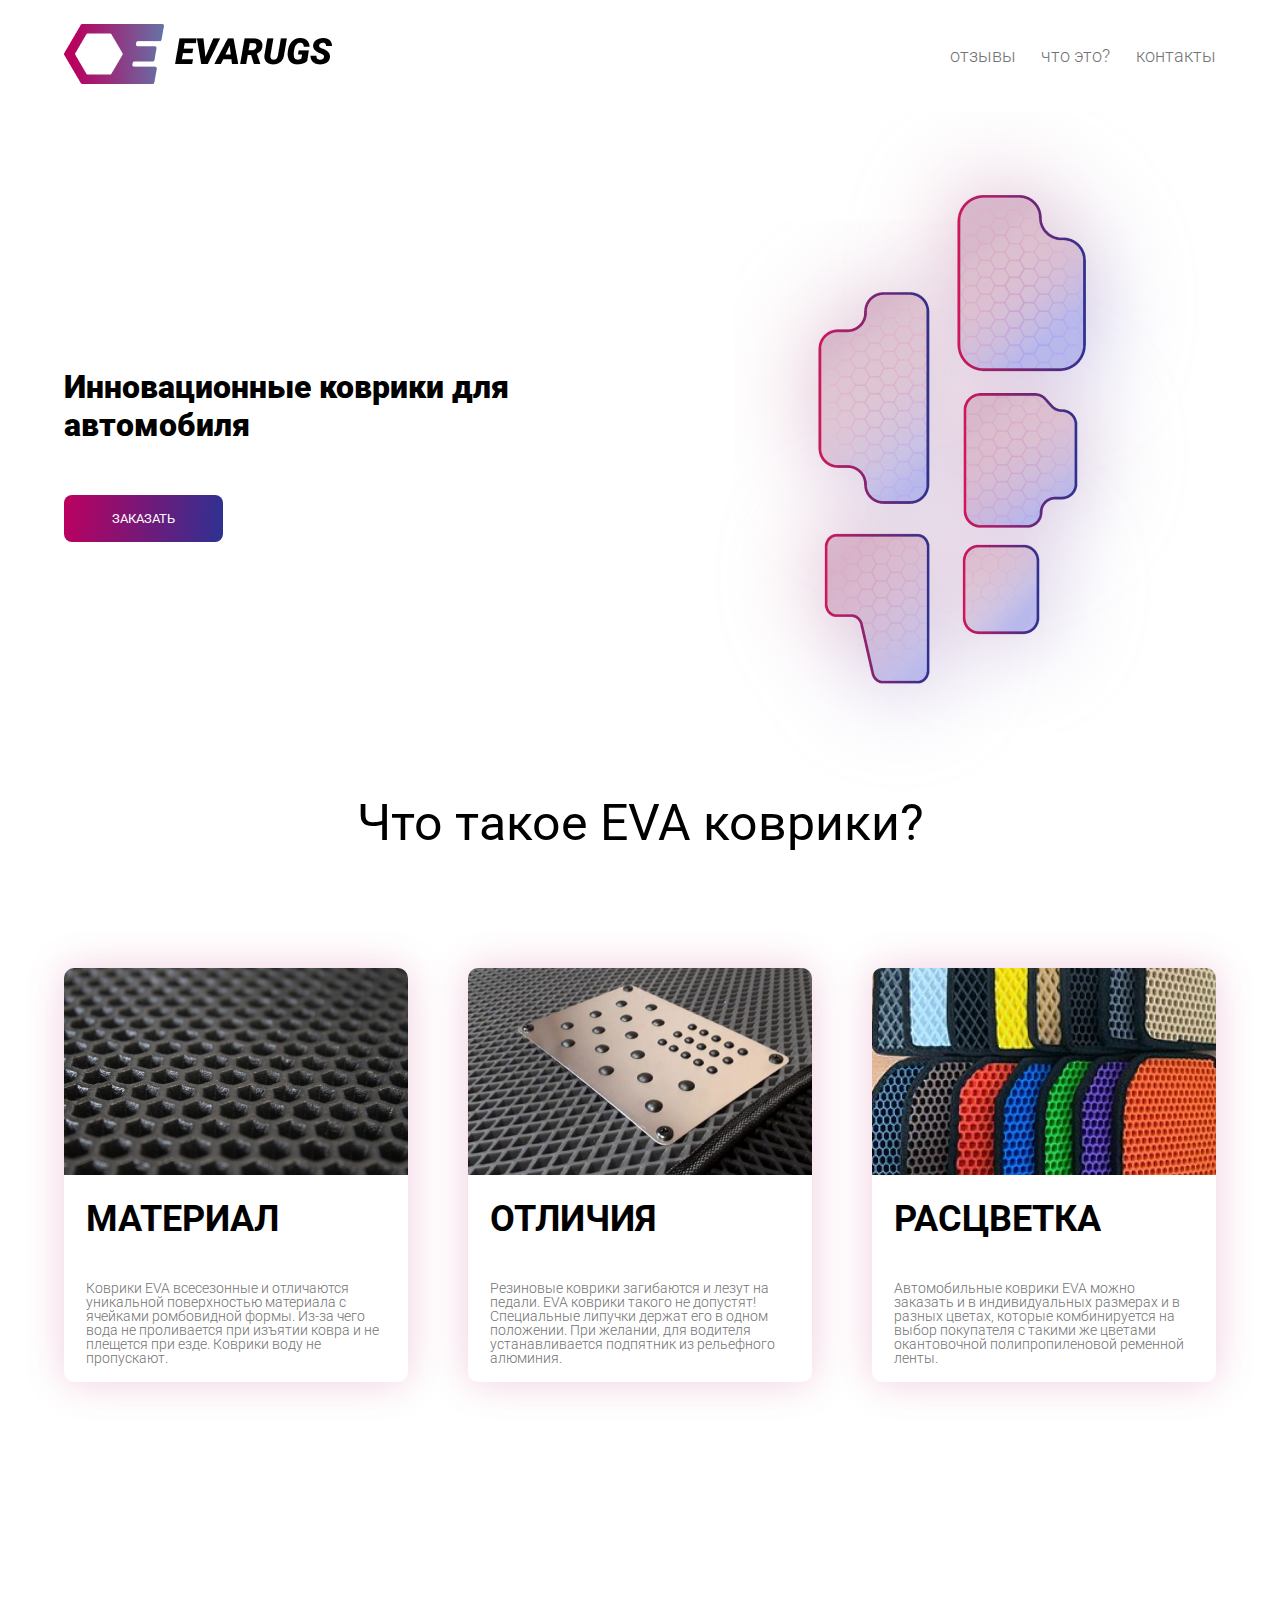
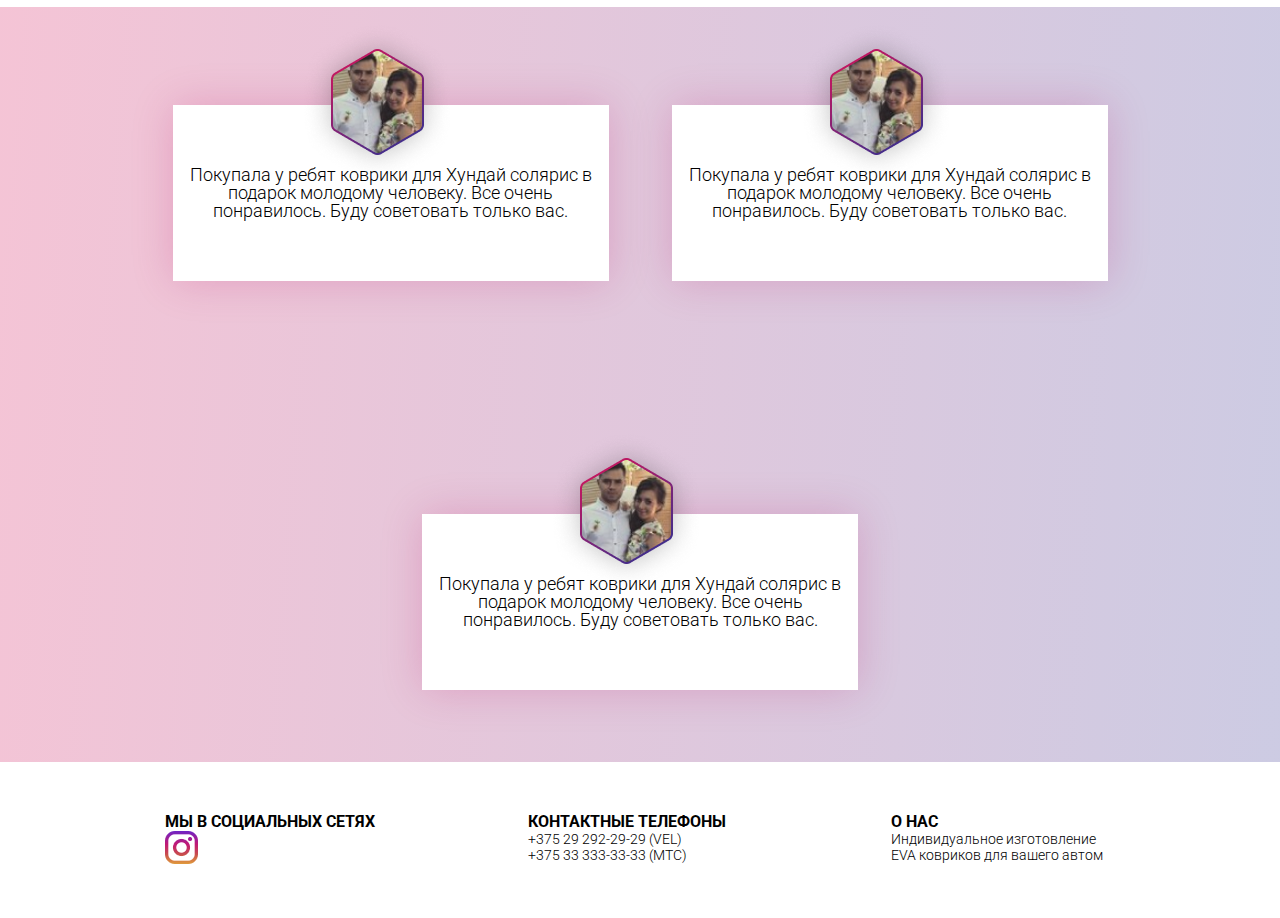
<file: index.html>
<!DOCTYPE html>
<html lang="en">
<head>
    <meta charset="UTF-8">
    <meta name="viewport" content="width=device-width, initial-scale=1.0">
    <link rel="stylesheet" href="style.css">
    <link rel="preconnect" href="https://fonts.googleapis.com">
<link rel="preconnect" href="https://fonts.gstatic.com" crossorigin>
<link href="https://fonts.googleapis.com/css2?family=Roboto:ital,wght@0,100..900;1,100..900&display=swap" rel="stylesheet">
    <title>Document</title>
</head>
<body>
    <header class="header ">
        <div class="container">

        <nav class="nav">
            <a href="">
                <img class="img" src="img/Group 3.png" alt="">
            </a>
            <ul class="ul">
                <li class="li"><a href="" class="nav__link">отзывы</a></li>
                <li class="li"><a href="" class="nav__link">что это?</a></li>
                <li class="li"><a href="" class="nav__link">контакты</a></li>
            </ul>
        </nav>
    </div>

<div class="header__content container">
    <div class="header__content-text">
        <h1 class="h1">Инновационные коврики 
            для автомобиля</h1>
            <button class="btn">
                <a href="form.html">ЗАКАЗАТЬ</a>
            </button>
    </div>
    <img src="img/коврф 1.png" alt="">
</div>
    </header>
    <div class="content container">
        <h2 class="h2">Что такое EVA коврики?</h2>
        <div class="cards">
            <div class="box">
                <img src="img/image00004 1.jpg" alt="">
                <h2 class="h2-title">МАТЕРИАЛ</h2>
                <p>Коврики EVA всесезонные и отличаются уникальной поверхностью материала с ячейками ромбовидной формы. Из-за чего вода не проливается при изъятии ковра и не плещется при езде. Коврики воду не пропускают.</p>
            </div>
            <div class="box">
                <img src="img/file 1.jpg" alt="">
                <h2 class="h2-title">ОТЛИЧИЯ</h2>
                <p>Резиновые коврики загибаются и лезут на педали. EVA коврики такого не допустят! Специальные липучки держат его в одном положении. При желании, для водителя устанавливается подпятник из рельефного алюминия.</p>
            </div>            <div class="box">
                <img src="img/kov1-1-300x225 1.jpg" alt="">
                <h2 class="h2-title">РАСЦВЕТКА</h2>
                <p>Автомобильные коврики EVA можно заказать и в индивидуальных размерах и в разных цветах, которые комбинируется на выбор покупателя с такими же цветами окантовочной полипропиленовой ременной ленты.</p>
            </div>
        </div>
    </div>
    <div class="coment">
        <div class="sell">
            <img src="img/Mask Group.png" alt="">
            <p>Покупала у ребят коврики для Хундай солярис в подарок молодому человеку. Все очень понравилось. Буду советовать только вас.</p>
        </div>
        <div class="sell">
            <img src="img/Mask Group.png" alt="">
            <p>Покупала у ребят коврики для Хундай солярис в подарок молодому человеку. Все очень понравилось. Буду советовать только вас.</p>
        </div>
        <div class="sell">
            <img src="img/Mask Group.png" alt="">
            <p>Покупала у ребят коврики для Хундай солярис в подарок молодому человеку. Все очень понравилось. Буду советовать только вас.</p>
        </div>
    </div>
    <footer class="footer container">
            <div class="text">
                <h4>МЫ В СОЦИАЛЬНЫХ СЕТЯХ</h4>
                <img src="img/512px-Instagram_new 1.png" alt="">
            </div>
            <div class="text">
                <h4>КОНТАКТНЫЕ ТЕЛЕФОНЫ</h4>
                <p>+375 29 292-29-29 (VEL)</p>
                <p>+375 33 333-33-33 (МТС)</p>
                
            </div>
            <div class="text">
                <h4>О НАС</h4>
                <p>Индивидуальное изготовление EVA ковриков для вашего автом</p>
            </div>
    </footer>
</body>
</html>
</file>
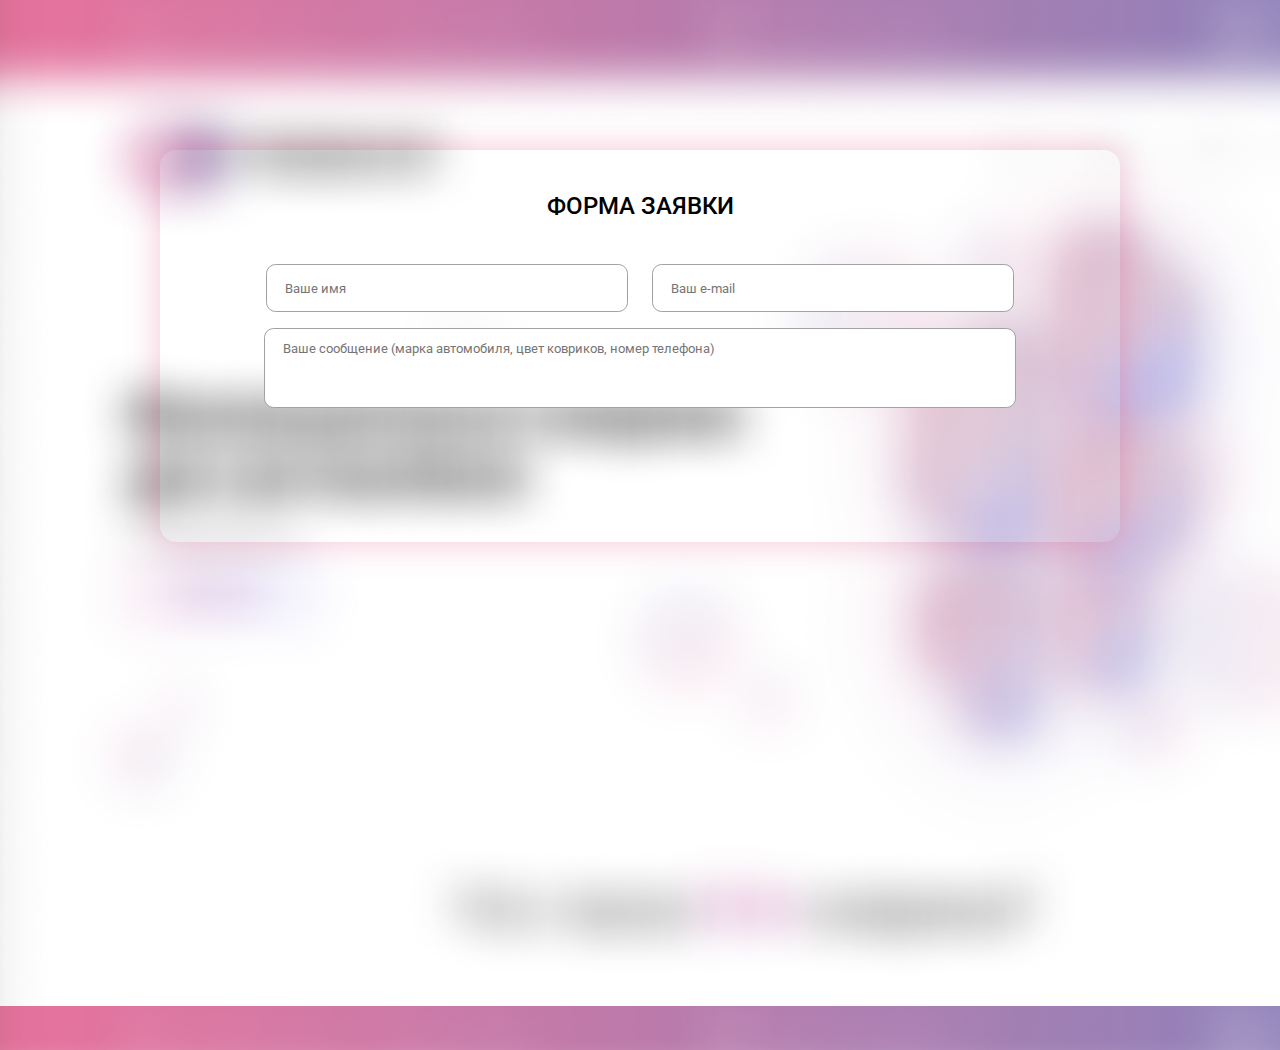
<file: form.html>
<!DOCTYPE html>
<html lang="en">
<head>
    <meta charset="UTF-8">
    <meta name="viewport" content="width=device-width, initial-scale=1.0">
    <title>Document</title>
    <link rel="stylesheet" href="form.css">
    <link rel="preconnect" href="https://fonts.googleapis.com">
<link rel="preconnect" href="https://fonts.gstatic.com" crossorigin>
<link href="https://fonts.googleapis.com/css2?family=Roboto:ital,wght@0,100..900;1,100..900&display=swap" rel="stylesheet">
</head>
<body>
    <header>
    <form action="" class="form">
        <h2>ФОРМА ЗАЯВКИ</h2>
        <div class="inputs">
            <input type="text" placeholder="Ваше имя">
            <input type="text" placeholder="Ваш e-mail">
        </div>
                    <textarea placeholder="Ваше сообщение (марка автомобиля, цвет ковриков, номер телефона)" name="" id=""></textarea>

    </form>
</header>
</body>
</html>
</file>
<file: style.css>
*{
    margin: 0;
    padding: 0;
    box-sizing: border-box;
    list-style: none;
    text-decoration: none;
    font-family: "Roboto";
}
:root{
--text-white:white;
--text-black:black;
font-size: 16px;
--font__r:"Roboto";
--gradient_bg:  linear-gradient(95.2deg, #B90160 2.23%, #2E3192 99.51%);
--desc: #737373;
--gradient_card: linear-gradient(95.2deg, #B90160 2.23%, #2E3192 99.51%);
--shadow: 0px 0px 40px 0px #B8005F33;

}
.container{
    max-width: 90%;
    margin: 0 auto;
}
.nav{
    display: flex;
    align-items: center;
    justify-content: space-between;
padding: 1.5rem 0;
}


.body{
    margin: 0;
    font-family: Arial, sans-serif;
    background: url(img/Rectangle\ 18.png);
    height: 100vh;
    background-size: cover;
    background-repeat: no-repeat;
    display: flex;align-items: center;
    justify-content: center;
}
.ul{
    display: flex;
    gap: 1.6rem;
}
.nav__link{
    color: var(--desc);
    font-family: Roboto;
font-weight: 300;
font-size: 18px;
line-height: 100%;
letter-spacing: 0%;
text-align: center;

}
.header__content{
    display: flex;
    align-items: center;
    justify-content: space-between;
}
.h1{
    font-style: 3.4rem;
    width: 37.25rem;
    font-weight: 900;
}
.btn{
    outline: none;
    border: none;
    background-color: transparent;
    background: var(--gradient_bg);
    padding: 1rem 3rem;
    border-radius: 0.5rem;
    margin-top: 3.2rem;
}
.btn a{
  color: var(--text-white);
  
}
.h2{
    display: flex;
    align-items: center;
    justify-content: center;
    font-family: Roboto;
font-weight: 400;
font-size: 50px;
line-height: 100%;
letter-spacing: 0%;
text-align: center;

}
.box{
    width: 21.5rem;
    height: 25.875rem;
    box-shadow: var(--shadow);
    border-radius: 0.625rem;
}
.h2-title{
    font-family: Roboto;
font-weight: 700;
font-size: 36px;
line-height: 100%;
letter-spacing: 0%;
padding: 1.375rem;
}
.box p{
    font-family: Roboto;
font-weight: 300;
font-size: 14px;
line-height: 100%;
letter-spacing: 0%;
color: var(--desc);
padding: 1.375rem;

}
.box img {
    border-top-left-radius: 0.625rem;
    border-top-right-radius:0.625rem ;
}
.cards{
    display: flex;
    align-items: center;
    justify-content: space-between;
    flex-wrap: wrap;
    padding-top: 7.5rem;
    padding-bottom: 14.0625rem;
}
.coment{
    background: linear-gradient(94.31deg, rgba(212, 20, 90, 0.25) 0.96%, rgba(46, 49, 146, 0.25) 104.83%) ;
display: flex;
align-items: center;
justify-content: center;
gap: 3.9375rem;
flex-wrap: wrap;
}
.sell{
padding: 98px 0 72px 0;
    position: relative;
}
.sell img{
    position: absolute;
    left: 8rem;
    bottom: 10.5rem;
}
.sell p{
    width: 27.25rem;
    height: 11rem;
    background-color: var(--text-white);
    box-shadow: var(--shadow);
    display: flex;
    align-items: center;
    justify-content: center;
    text-align: center;
    font-family: Roboto;
font-weight: 300;
font-size: 18px;
line-height: 100%;
letter-spacing: 0%;
text-align: center;

}
.footer{
    display: flex;
justify-content: center;
gap: 8.7rem;
padding: 3.125rem 0;
}
.text{
    width: 14rem;
}
.text p{
    font-family: Roboto;
font-weight: 300;
font-size: 14px;
line-height: 16px;
letter-spacing: 0%;

}



    

  
  
@media(max-width:992px){
    .header__content{
        flex-direction: column;
        
    }
    .h1{
        font-style: 2rem;
        width: 25rem;
        text-align: center;

    }
    .btn{
        padding: 1rem 2rem;
    }
    .header__content-text{
        display: flex;
        align-items: center;
flex-direction: column;
    }
    .header__content img{
        
    }
}
@media (max-width:768px) {
    .ul{
        display: none;
    }
    
}

@media(max-width:595px){
    .ul{
        display: none;
    }
    .h1{
        width: 20.1875rem;
    }
    .header__content img{
        width: 13.325rem;
        height: 17.15rem;
        
    }
    .btn{
        width: 8.8125rem;
        height: 2.625rem;
        display: flex;
        align-items: center;
        justify-content: center;
    }
    .header__content{
        padding-bottom: 90px;
    }
    .h2{
        font-family: Roboto;
font-weight: 400;
font-size: 40px;
line-height: 100%;
letter-spacing: 0%;
text-align: center;

    }
    .box{
        width: 34.625rem;
        height: 20.3125rem;
    }
    .cards{
        gap: 60px;
    }
.box img{
    width: 34.625rem;
    height: 9.0625rem;
}
.sell p{
width: 29.875rem;

}
.sell img{
    left: 9rem;
}
nav{
    gap: 2rem;
}

}

@media(max-width:541px){
.box{
    width: 28rem;
    height: 14rem;
    padding: 0;
}
.box img{
    width: 28rem;
    height: 7rem;
}
.h2-title{
    padding: 0;
}
.box p{
    padding: 0;
}
}
@media(max-width:415px){
    .sell p{
        width: 25rem;
    }
}
@media(max-width:382px){
.sell p{
    width: 30rem;
}

}
@media(max-width:331px){
.header__content img {
    display: none;
}
.box{
    width: 16.5rem;
    height: 22.6875rem;
}
.box img{
    width: 16.5rem;
    height: 11rem;
}
.h2-title{
    padding: 1.375rem;
}
.sell p{
    width: 267px;
}
.sell img{
    left: 3rem;
}
.footer{
    flex-direction: column;
}
}
</file>
<file: form.css>
*{
    margin: 0;
    padding: 0;
    box-sizing: border-box;
    font-family: "Roboto";
}
body{
    height: 100vh;
    background: url(img/Rectangle\ 18.png);
}
header{
    display: flex;
    justify-content: center;
margin-top: 150px;
}
.form{
    box-shadow: 0px 0px 35px 0px #D4145A40;
width: 75%;
height: 392px;
background: var(--text-white);
display: flex;
align-items: center;
flex-direction: column;
border-radius: 1rem;
}
.form h2{
    font-size: 1.5rem;
    font-weight: 500;
    font-family: var(--font_r);
    text-transform: uppercase;
    margin-top: 2.6rem;
}
.parent{
    display: flex;
    justify-content: center;
    align-items: center ;
    height: 100vh;
    margin: auto;

}
.inputs{
    display: flex;
    gap: 1.5rem;
    margin-top: 2.8rem;

}
input{
outline: none;
border: 1px solid #a1a1a1;
border-radius: 0.6rem;
padding-left: 1.1rem;
width: 22.6rem;
height: 3rem;
}
textarea{
    margin-top: 1rem;
    outline: none;
    border: 1px solid #a1a1a1;
    padding-left: 1.1rem;
    border-radius: 0.6rem;
    resize: none;
    width: 47rem;
    height: 5rem;
    padding-top: 0.7rem;
}
.btn{
    outline: none;
    border: none;
    background-color: transparent;
    background: var(--gradient_bg);
    color: var(--text-white);
    padding: 1rem 3rem;
    border-radius: 0.5rem;
    margin-top: 3.2rem;
    display: block;
    width: max-content;
}
@media(max-width:1015px){
    input{
        width: 17rem;
    }
    textarea{
        width: 35.5rem;
    }
}
@media(max-width:773px){
    input{
        width: 27rem;
    }
    .inputs{
        flex-direction: column;
    }
    textarea{
        width: 27rem;
    }
}
@media(max-width:586px){
    input{
        width: 20rem;
    }
    .inputs{
        flex-direction: column;
    }
    textarea{
        width: 20rem;
    }
}
@media(max-width:773px){
    input{
        width: 17rem;
    }
    .inputs{
        flex-direction: column;
    }
    textarea{
        width: 17rem;
    }
}
@media(max-width:369px){
    input{
        width: 13rem;
        text-align: center;
        border-radius: 144rem;
        height: 1.25rem;
    }
    .inputs{
        flex-direction: column;
    }
    textarea{
        width: 13rem;
    }
}
@media(max-width:283px){
    input{
        width: 11rem;
        text-align: center;
        border-radius: 144rem;
        height: 1.25rem;
    }
    .inputs{
        flex-direction: column;
    }
    textarea{
        width: 11rem;
    }
}
</file>
